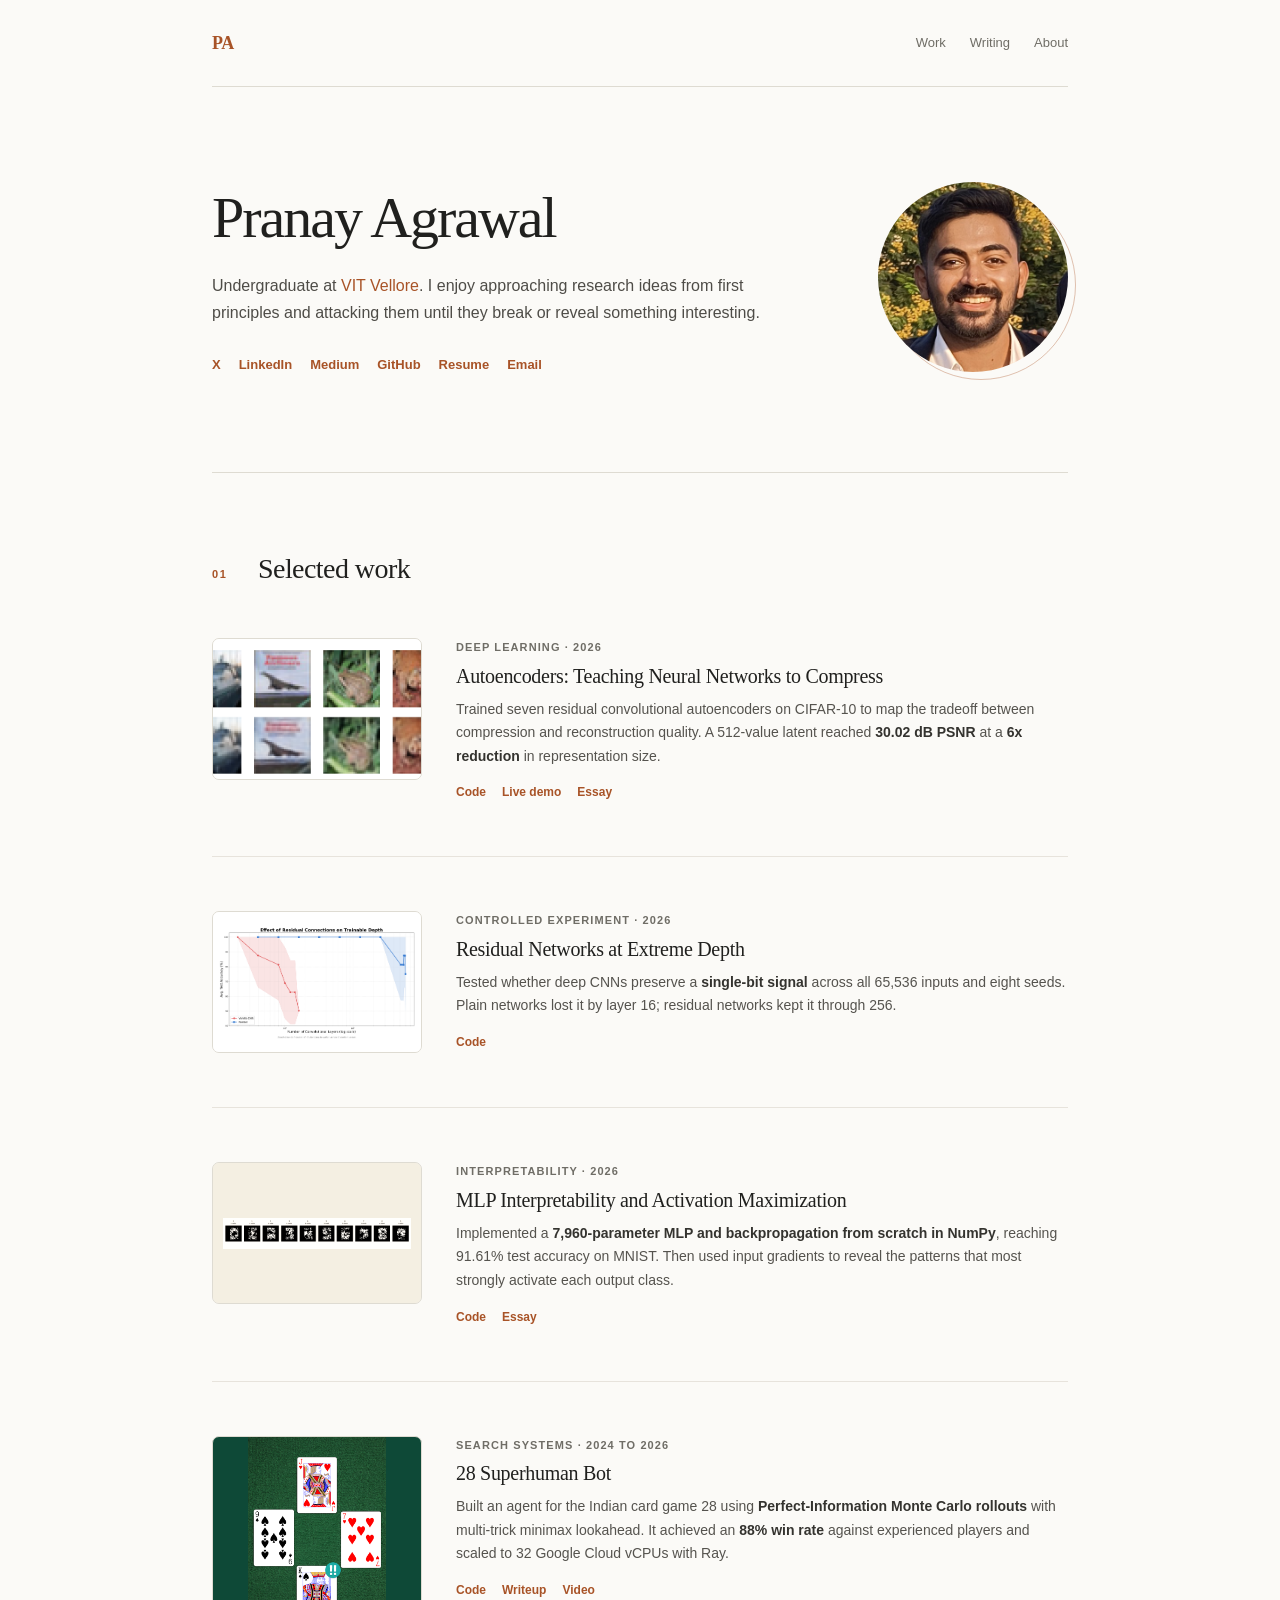
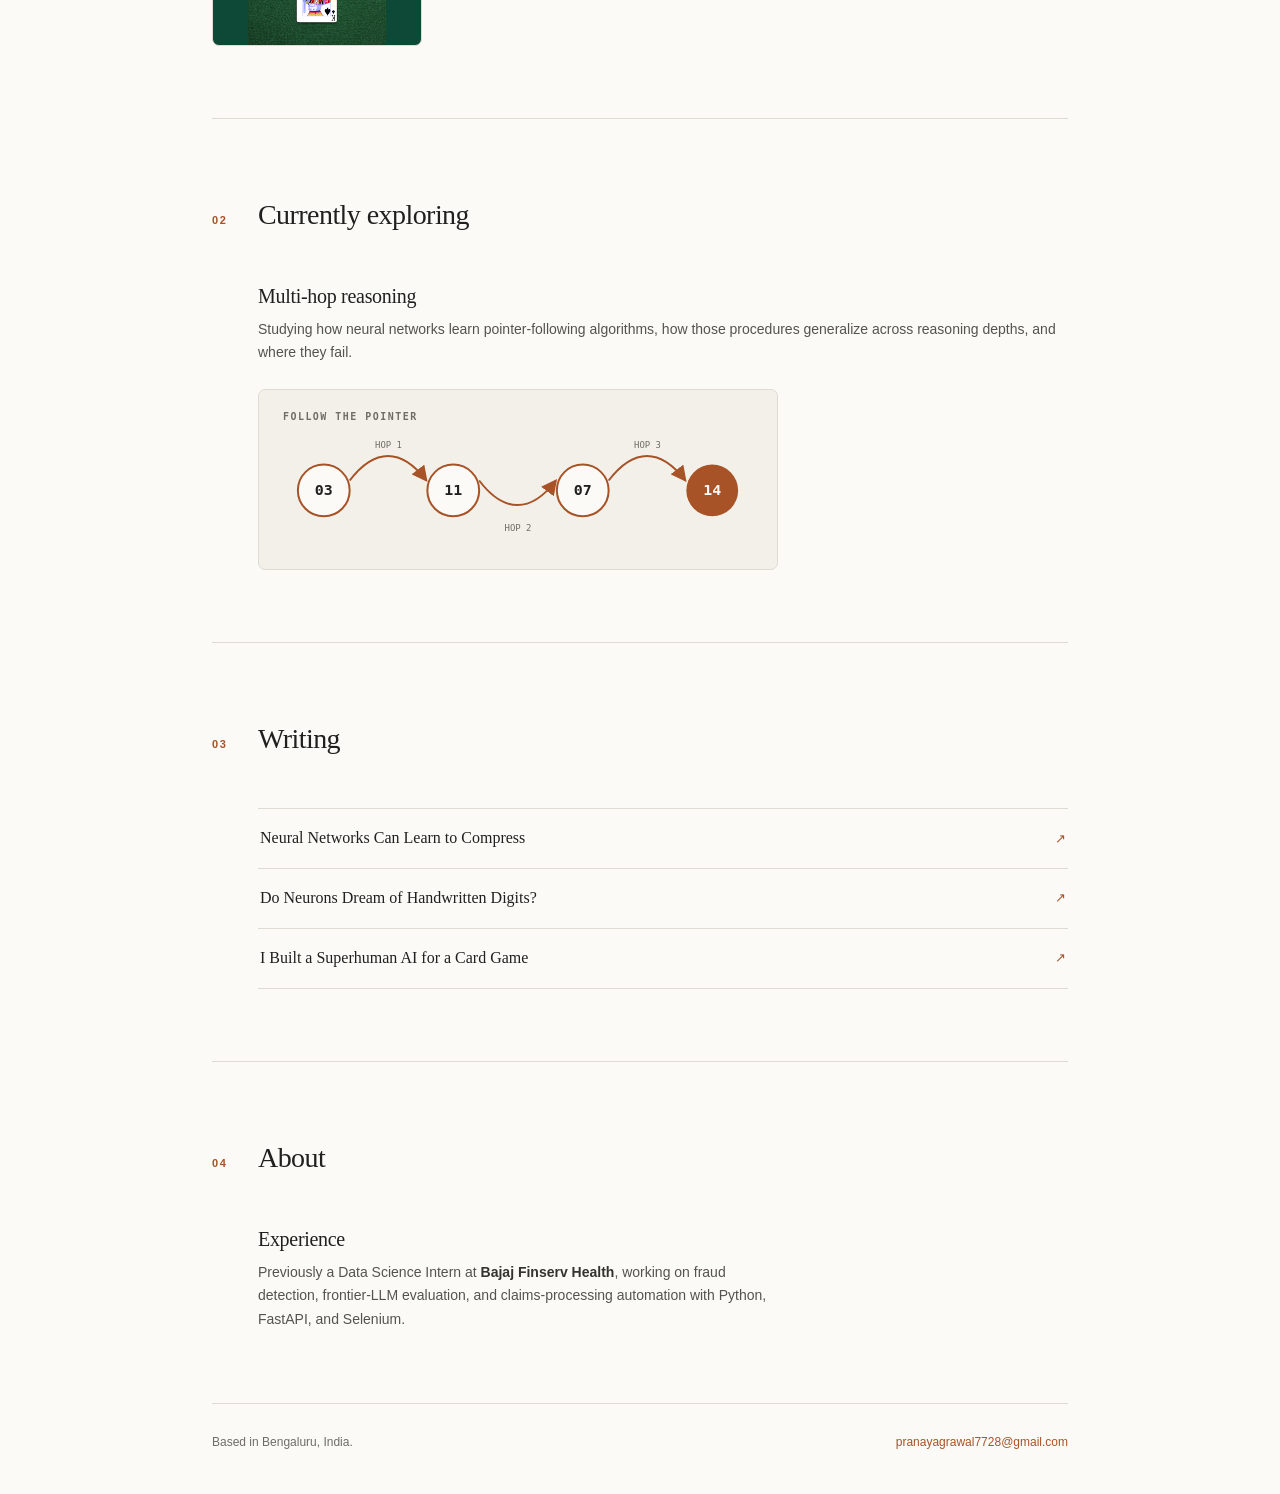
<file: index.html>
<!DOCTYPE html>
<html lang="en">
<head>
    <meta charset="UTF-8">
    <meta name="viewport" content="width=device-width, initial-scale=1.0">
    <title>Pranay Agrawal</title>
    <meta name="description" content="Pranay Agrawal is an undergraduate at VIT Vellore exploring deep learning, interpretability, and reasoning from first principles.">
    <meta name="theme-color" content="#fbfaf7">
    <meta property="og:title" content="Pranay Agrawal">
    <meta property="og:description" content="Deep learning, interpretability, and reasoning from first principles.">
    <meta property="og:type" content="website">
    <meta property="og:url" content="https://ryuk7728.github.io/PersonalSite/">
    <link rel="canonical" href="https://ryuk7728.github.io/PersonalSite/">
    <link rel="stylesheet" href="style.css">
</head>
<body>
    <header class="site-header">
        <a class="wordmark" href="#top" aria-label="Pranay Agrawal, home">PA</a>
        <nav class="site-nav" aria-label="Primary navigation">
            <a href="#work">Work</a>
            <a href="#writing">Writing</a>
            <a href="#about">About</a>
        </nav>
    </header>

    <main id="top">
        <section class="hero" aria-labelledby="hero-title">
            <div class="hero-copy">
                <h1 id="hero-title">Pranay Agrawal</h1>
                <p class="hero-intro">Undergraduate at <a href="https://vit.ac.in" target="_blank" rel="noopener noreferrer">VIT Vellore</a>. I enjoy approaching research ideas from first principles and attacking them until they break or reveal something interesting.</p>
                <nav class="social-links" aria-label="Social links">
                    <a href="https://x.com/praggr" target="_blank" rel="noopener noreferrer">X</a>
                    <a href="https://www.linkedin.com/in/pragrr" target="_blank" rel="noopener noreferrer">LinkedIn</a>
                    <a href="https://medium.com/@ryuk7728" target="_blank" rel="noopener noreferrer">Medium</a>
                    <a href="https://github.com/ryuk7728" target="_blank" rel="noopener noreferrer">GitHub</a>
                    <a href="https://drive.google.com/file/d/1vsaew3CqGnvH2zMXYQZNaZtLEzl3rBSq/view?usp=sharing" target="_blank" rel="noopener noreferrer">Resume</a>
                    <a href="mailto:pranayagrawal7728@gmail.com">Email</a>
                </nav>
            </div>

            <figure class="hero-photo">
                <img src="IMG_20260326_172346419_HDR.jpg" alt="Portrait of Pranay Agrawal" width="190" height="190">
            </figure>
        </section>

        <section class="section" id="work" aria-labelledby="work-title">
            <div class="section-heading">
                <p class="section-index">01</p>
                <h2 id="work-title">Selected work</h2>
            </div>

            <article class="project">
                <a class="project-visual image-visual" href="https://github.com/ryuk7728/Frontier-AI-AutoEncoder" target="_blank" rel="noopener noreferrer" aria-label="View Autoencoder project code">
                    <img src="assets/autoencoder-reconstructions.png" alt="Original CIFAR-10 images beside their autoencoder reconstructions" loading="lazy">
                </a>
                <div class="project-copy">
                    <p class="project-meta">Deep learning · 2026</p>
                    <h3><a href="https://github.com/ryuk7728/Frontier-AI-AutoEncoder" target="_blank" rel="noopener noreferrer">Autoencoders: Teaching Neural Networks to Compress</a></h3>
                    <p>Trained seven residual convolutional autoencoders on CIFAR-10 to map the tradeoff between compression and reconstruction quality. A 512-value latent reached <strong>30.02 dB PSNR</strong> at a <strong>6x reduction</strong> in representation size.</p>
                    <div class="project-links">
                        <a href="https://github.com/ryuk7728/Frontier-AI-AutoEncoder" target="_blank" rel="noopener noreferrer">Code</a>
                        <a href="https://tiny-autoencoder.vercel.app/" target="_blank" rel="noopener noreferrer">Live demo</a>
                        <a href="https://medium.com/@ryuk7728/neural-networks-can-learn-to-compress-7b1021939cbf" target="_blank" rel="noopener noreferrer">Essay</a>
                    </div>
                </div>
            </article>

            <article class="project">
                <a class="project-visual image-visual plot-visual" href="https://github.com/ryuk7728/ResidualTest" target="_blank" rel="noopener noreferrer" aria-label="View residual networks experiment code">
                    <img src="assets/residual-depth.png" alt="Accuracy by depth for plain and residual convolutional networks" loading="lazy">
                </a>
                <div class="project-copy">
                    <p class="project-meta">Controlled experiment · 2026</p>
                    <h3><a href="https://github.com/ryuk7728/ResidualTest" target="_blank" rel="noopener noreferrer">Residual Networks at Extreme Depth</a></h3>
                    <p>Tested whether deep CNNs preserve a <strong>single-bit signal</strong> across all 65,536 inputs and eight seeds. Plain networks lost it by layer 16; residual networks kept it through 256.</p>
                    <div class="project-links">
                        <a href="https://github.com/ryuk7728/ResidualTest" target="_blank" rel="noopener noreferrer">Code</a>
                    </div>
                </div>
            </article>

            <article class="project">
                <a class="project-visual image-visual dream-visual" href="https://github.com/ryuk7728/Frontier-AI-MLP" target="_blank" rel="noopener noreferrer" aria-label="View MLP interpretability project code">
                    <img src="assets/activation-maximization.png" alt="Activation-maximized inputs for the ten MNIST output classes" loading="lazy">
                </a>
                <div class="project-copy">
                    <p class="project-meta">Interpretability · 2026</p>
                    <h3><a href="https://github.com/ryuk7728/Frontier-AI-MLP" target="_blank" rel="noopener noreferrer">MLP Interpretability and Activation Maximization</a></h3>
                    <p>Implemented a <strong>7,960-parameter MLP and backpropagation from scratch in NumPy</strong>, reaching 91.61% test accuracy on MNIST. Then used input gradients to reveal the patterns that most strongly activate each output class.</p>
                    <div class="project-links">
                        <a href="https://github.com/ryuk7728/Frontier-AI-MLP" target="_blank" rel="noopener noreferrer">Code</a>
                        <a href="https://medium.com/@ryuk7728/do-neurons-dream-of-handwritten-digits-af6631a8c449" target="_blank" rel="noopener noreferrer">Essay</a>
                    </div>
                </div>
            </article>

            <article class="project">
                <a class="project-visual image-visual bot-visual" href="https://github.com/ryuk7728/28-Superhuman-UI/tree/v2.1-branch-public" target="_blank" rel="noopener noreferrer" aria-label="View 28 Superhuman Bot code">
                    <img src="project.png" alt="A completed trick from the 28 Superhuman Bot interface" loading="lazy">
                </a>
                <div class="project-copy">
                    <p class="project-meta">Search systems · 2024 to 2026</p>
                    <h3><a href="https://github.com/ryuk7728/28-Superhuman-UI/tree/v2.1-branch-public" target="_blank" rel="noopener noreferrer">28 Superhuman Bot</a></h3>
                    <p>Built an agent for the Indian card game 28 using <strong>Perfect-Information Monte Carlo rollouts</strong> with multi-trick minimax lookahead. It achieved an <strong>88% win rate</strong> against experienced players and scaled to 32 Google Cloud vCPUs with Ray.</p>
                    <div class="project-links">
                        <a href="https://github.com/ryuk7728/28-Superhuman-UI/tree/v2.1-branch-public" target="_blank" rel="noopener noreferrer">Code</a>
                        <a href="https://www.linkedin.com/pulse/i-built-superhuman-ai-card-game-heres-how-did-pranay-agrawal-wew9c" target="_blank" rel="noopener noreferrer">Writeup</a>
                        <a href="https://www.youtube.com/watch?v=x42JGBfRcXM" target="_blank" rel="noopener noreferrer">Video</a>
                    </div>
                </div>
            </article>
        </section>

        <section class="section" id="exploring" aria-labelledby="exploring-title">
            <div class="section-heading">
                <p class="section-index">02</p>
                <h2 id="exploring-title">Currently exploring</h2>
            </div>
            <div class="exploring-content">
                <div class="text-block">
                    <h3>Multi-hop reasoning</h3>
                    <p>Studying how neural networks learn pointer-following algorithms, how those procedures generalize across reasoning depths, and where they fail.</p>
                </div>
                <img class="pointer-visual" src="assets/pointer-hopping.svg" alt="A pointer-following path hopping between indexed nodes" loading="lazy">
            </div>
        </section>

        <section class="section" id="writing" aria-labelledby="writing-title">
            <div class="section-heading">
                <p class="section-index">03</p>
                <h2 id="writing-title">Writing</h2>
            </div>
            <div class="writing-list">
                <a href="https://medium.com/@ryuk7728/neural-networks-can-learn-to-compress-7b1021939cbf" target="_blank" rel="noopener noreferrer">
                    <span>Neural Networks Can Learn to Compress</span>
                    <span class="link-arrow" aria-hidden="true">↗</span>
                </a>
                <a href="https://medium.com/@ryuk7728/do-neurons-dream-of-handwritten-digits-af6631a8c449" target="_blank" rel="noopener noreferrer">
                    <span>Do Neurons Dream of Handwritten Digits?</span>
                    <span class="link-arrow" aria-hidden="true">↗</span>
                </a>
                <a href="https://www.linkedin.com/pulse/i-built-superhuman-ai-card-game-heres-how-did-pranay-agrawal-wew9c" target="_blank" rel="noopener noreferrer">
                    <span>I Built a Superhuman AI for a Card Game</span>
                    <span class="link-arrow" aria-hidden="true">↗</span>
                </a>
            </div>
        </section>

        <section class="section" id="about" aria-labelledby="about-title">
            <div class="section-heading">
                <p class="section-index">04</p>
                <h2 id="about-title">About</h2>
            </div>
            <div class="about-grid">
                <div class="text-block">
                    <h3>Experience</h3>
                    <p>Previously a Data Science Intern at <strong>Bajaj Finserv Health</strong>, working on fraud detection, frontier-LLM evaluation, and claims-processing automation with Python, FastAPI, and Selenium.</p>
                </div>
            </div>
        </section>
    </main>

    <footer class="site-footer">
        <p>Based in Bengaluru, India.</p>
        <a href="mailto:pranayagrawal7728@gmail.com">pranayagrawal7728@gmail.com</a>
    </footer>
</body>
</html>
</file>
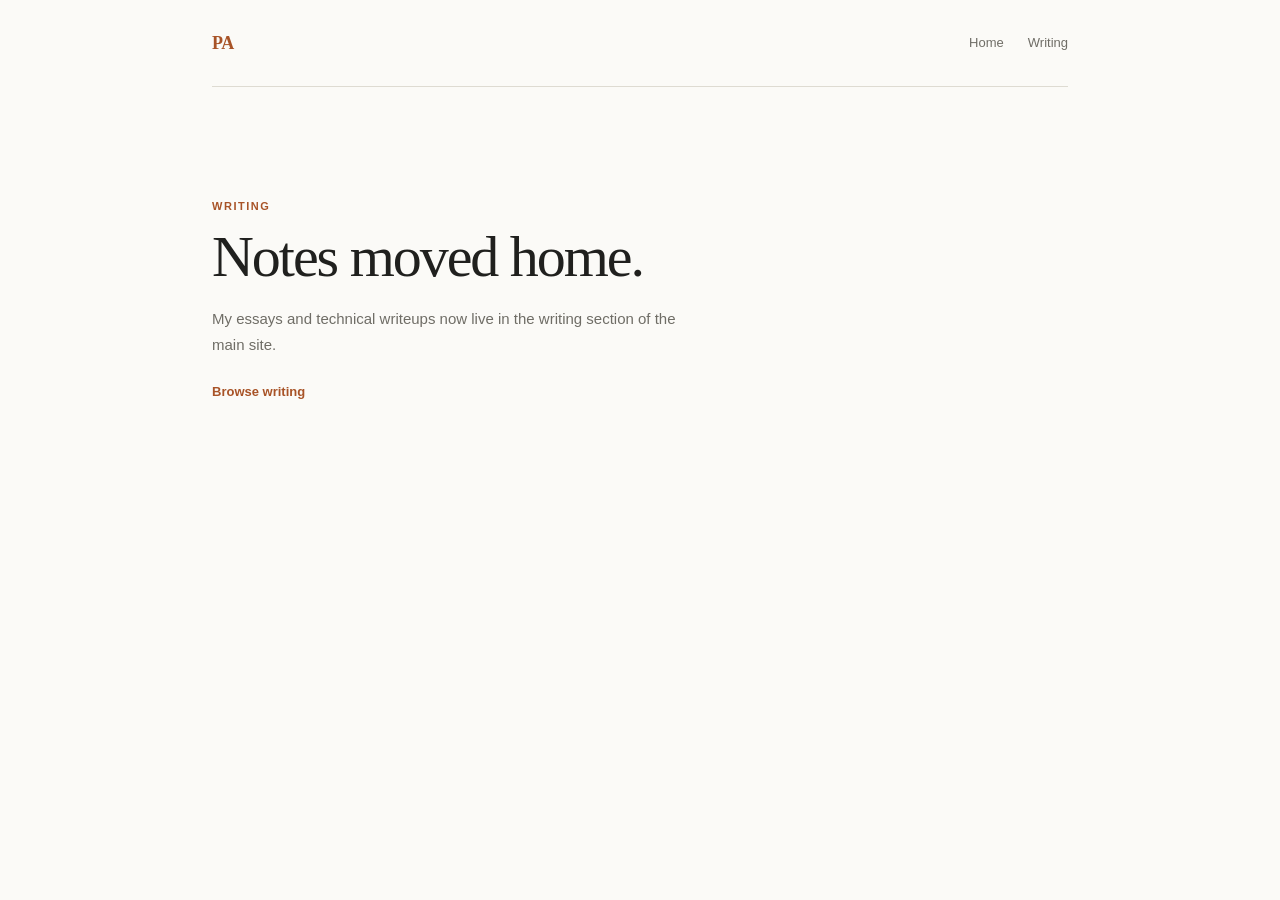
<file: micro.html>
<!DOCTYPE html>
<html lang="en">
<head>
    <meta charset="UTF-8">
    <meta name="viewport" content="width=device-width, initial-scale=1.0">
    <meta name="robots" content="noindex">
    <title>Writing | Pranay Agrawal</title>
    <link rel="stylesheet" href="style.css">
</head>
<body>
    <header class="site-header">
        <a class="wordmark" href="index.html" aria-label="Pranay Agrawal, home">PA</a>
        <nav class="site-nav" aria-label="Primary navigation">
            <a href="index.html">Home</a>
            <a href="index.html#writing">Writing</a>
        </nav>
    </header>

    <main class="legacy-page">
        <p class="eyebrow">Writing</p>
        <h1>Notes moved home.</h1>
        <p>My essays and technical writeups now live in the writing section of the main site.</p>
        <a class="text-link" href="index.html#writing">Browse writing</a>
    </main>
</body>
</html>
</file>
<file: style.css>
:root {
    --paper: #fbfaf7;
    --ink: #20201e;
    --muted: #6f6d66;
    --line: #dedbd2;
    --accent: #a85327;
    --accent-soft: #efe0d3;
    --panel: #f3f0e9;
}

* {
    box-sizing: border-box;
    margin: 0;
    padding: 0;
}

html {
    scroll-behavior: smooth;
}

body {
    max-width: 920px;
    margin: 0 auto;
    padding: 0 32px;
    color: var(--ink);
    background: var(--paper);
    font-family: Inter, ui-sans-serif, -apple-system, BlinkMacSystemFont, "Segoe UI", sans-serif;
    font-size: 15px;
    line-height: 1.68;
    text-rendering: optimizeLegibility;
}

a {
    color: inherit;
    text-decoration-color: transparent;
    text-underline-offset: 4px;
    transition: color 160ms ease, text-decoration-color 160ms ease;
}

a:hover {
    color: var(--accent);
    text-decoration-color: currentColor;
}

a:focus-visible {
    outline: 2px solid var(--accent);
    outline-offset: 4px;
    border-radius: 2px;
}

.site-header {
    display: flex;
    align-items: center;
    justify-content: space-between;
    padding: 28px 0;
    border-bottom: 1px solid var(--line);
}

.wordmark {
    color: var(--accent);
    font-family: Georgia, "Times New Roman", serif;
    font-size: 18px;
    font-weight: 700;
    letter-spacing: -0.02em;
}

.site-nav {
    display: flex;
    gap: 24px;
    color: var(--muted);
    font-size: 13px;
}

.hero {
    display: grid;
    grid-template-columns: minmax(0, 1fr) 190px;
    gap: 72px;
    align-items: center;
    padding: 90px 0 96px;
}

.eyebrow,
.project-meta,
.section-index {
    color: var(--accent);
    font-size: 11px;
    font-weight: 700;
    letter-spacing: 0.14em;
    text-transform: uppercase;
}

.hero h1 {
    max-width: 600px;
    margin: 10px 0 24px;
    font-family: Georgia, "Times New Roman", serif;
    font-size: clamp(38px, 6vw, 58px);
    font-weight: 400;
    line-height: 1.06;
    letter-spacing: -0.035em;
}

.hero-intro {
    max-width: 580px;
    color: #4e4c47;
    font-size: 16px;
}

.hero-intro a {
    color: var(--accent);
}

.social-links {
    display: flex;
    flex-wrap: wrap;
    gap: 8px 18px;
    margin-top: 28px;
    font-size: 13px;
    font-weight: 600;
}

.social-links a {
    color: var(--accent);
}

.hero-photo {
    position: relative;
}

.hero-photo::before {
    position: absolute;
    inset: 8px -8px -8px 8px;
    z-index: -1;
    border: 1px solid var(--accent);
    border-radius: 50%;
    content: "";
    opacity: 0.35;
}

.hero-photo img {
    display: block;
    width: 190px;
    height: 190px;
    border-radius: 50%;
    object-fit: cover;
    object-position: center 60%;
    filter: saturate(0.85) contrast(1.02);
}

.section {
    padding: 72px 0;
    border-top: 1px solid var(--line);
}

.section-heading {
    display: grid;
    grid-template-columns: 46px 1fr;
    align-items: baseline;
    margin-bottom: 46px;
}

.section-heading h2 {
    font-family: Georgia, "Times New Roman", serif;
    font-size: 28px;
    font-weight: 400;
    letter-spacing: -0.02em;
}

.project {
    display: grid;
    grid-template-columns: 210px minmax(0, 1fr);
    gap: 34px;
    align-items: start;
}

.project + .project {
    margin-top: 54px;
    padding-top: 54px;
    border-top: 1px solid rgba(222, 219, 210, 0.7);
}

.project-visual {
    position: relative;
    display: block;
    width: 210px;
    height: 142px;
    overflow: hidden;
    border: 1px solid var(--line);
    border-radius: 7px;
    background: var(--panel);
    text-decoration: none;
}

.project-visual:hover {
    text-decoration: none;
}

.image-visual img {
    width: 100%;
    height: 100%;
    object-fit: cover;
    transition: transform 240ms ease;
}

.image-visual:hover img {
    transform: scale(1.025);
}

.plot-visual img {
    object-fit: contain;
    padding: 5px;
    background: #fff;
}

.dream-visual img {
    object-fit: contain;
    padding: 20px 10px;
    background: #ece9e1;
    filter: sepia(0.12) saturate(0.85);
}

.bot-visual {
    height: 210px;
    background: #0e4937;
}

.bot-visual img {
    object-fit: contain;
    object-position: center;
}

.project-meta {
    margin-bottom: 7px;
    color: var(--muted);
    letter-spacing: 0.1em;
}

.project-copy h3,
.text-block h3 {
    margin-bottom: 9px;
    font-family: Georgia, "Times New Roman", serif;
    font-size: 20px;
    font-weight: 400;
    line-height: 1.25;
    letter-spacing: -0.015em;
}

.project-copy > p:not(.project-meta),
.text-block p {
    color: #55534e;
    font-size: 14px;
}

.project-copy strong,
.text-block strong {
    color: #34332f;
    font-weight: 650;
}

.project-links {
    display: flex;
    flex-wrap: wrap;
    gap: 16px;
    margin-top: 14px;
    font-size: 12px;
    font-weight: 700;
}

.project-links a {
    color: var(--accent);
}

.exploring-content {
    display: grid;
    gap: 24px;
    padding-left: 46px;
}

.pointer-visual {
    display: block;
    width: 100%;
    max-width: 520px;
    height: auto;
    border: 1px solid var(--line);
    border-radius: 7px;
    background: var(--panel);
}

.writing-list {
    margin-left: 46px;
    border-top: 1px solid var(--line);
}

.writing-list a {
    display: flex;
    align-items: center;
    justify-content: space-between;
    gap: 24px;
    padding: 16px 2px;
    border-bottom: 1px solid var(--line);
    font-family: Georgia, "Times New Roman", serif;
    font-size: 16px;
}

.writing-list a:hover {
    text-decoration: none;
}

.link-arrow {
    color: var(--accent);
    font-family: Inter, ui-sans-serif, sans-serif;
    font-size: 13px;
}

.about-grid {
    max-width: 520px;
    margin-left: 46px;
}

.site-footer {
    display: flex;
    align-items: center;
    justify-content: space-between;
    gap: 20px;
    padding: 28px 0 42px;
    border-top: 1px solid var(--line);
    color: var(--muted);
    font-size: 12px;
}

.site-footer a {
    color: var(--accent);
}

.legacy-page {
    max-width: 560px;
    padding: 110px 0;
}

.legacy-page h1 {
    margin: 10px 0 18px;
    font-family: Georgia, "Times New Roman", serif;
    font-size: clamp(38px, 7vw, 58px);
    font-weight: 400;
    line-height: 1.08;
    letter-spacing: -0.035em;
}

.legacy-page > p:not(.eyebrow) {
    max-width: 480px;
    color: var(--muted);
}

.text-link {
    display: inline-block;
    margin-top: 24px;
    color: var(--accent);
    font-size: 13px;
    font-weight: 700;
}

@media (prefers-reduced-motion: reduce) {
    html {
        scroll-behavior: auto;
    }

    *,
    *::before,
    *::after {
        transition-duration: 0.01ms !important;
    }
}

@media (max-width: 700px) {
    body {
        padding: 0 22px;
    }

    .hero {
        grid-template-columns: 1fr;
        gap: 36px;
        padding: 62px 0 72px;
    }

    .hero-photo {
        grid-row: 1;
        width: max-content;
    }

    .hero-photo img {
        width: 136px;
        height: 136px;
    }

    .hero h1 {
        font-size: clamp(38px, 12vw, 52px);
    }

    .project {
        grid-template-columns: 1fr;
        gap: 22px;
    }

    .project-visual {
        width: 100%;
        height: min(49vw, 250px);
    }

    .bot-visual {
        height: min(82vw, 360px);
    }

    .exploring-content,
    .writing-list,
    .about-grid {
        margin-left: 0;
        padding-left: 0;
    }

}

@media (max-width: 440px) {
    .site-header {
        padding: 22px 0;
    }

    .site-nav {
        gap: 16px;
    }

    .section {
        padding: 58px 0;
    }

    .section-heading {
        grid-template-columns: 36px 1fr;
        margin-bottom: 36px;
    }

    .project + .project {
        margin-top: 44px;
        padding-top: 44px;
    }

    .site-footer {
        align-items: flex-start;
        flex-direction: column;
    }
}
</file>
